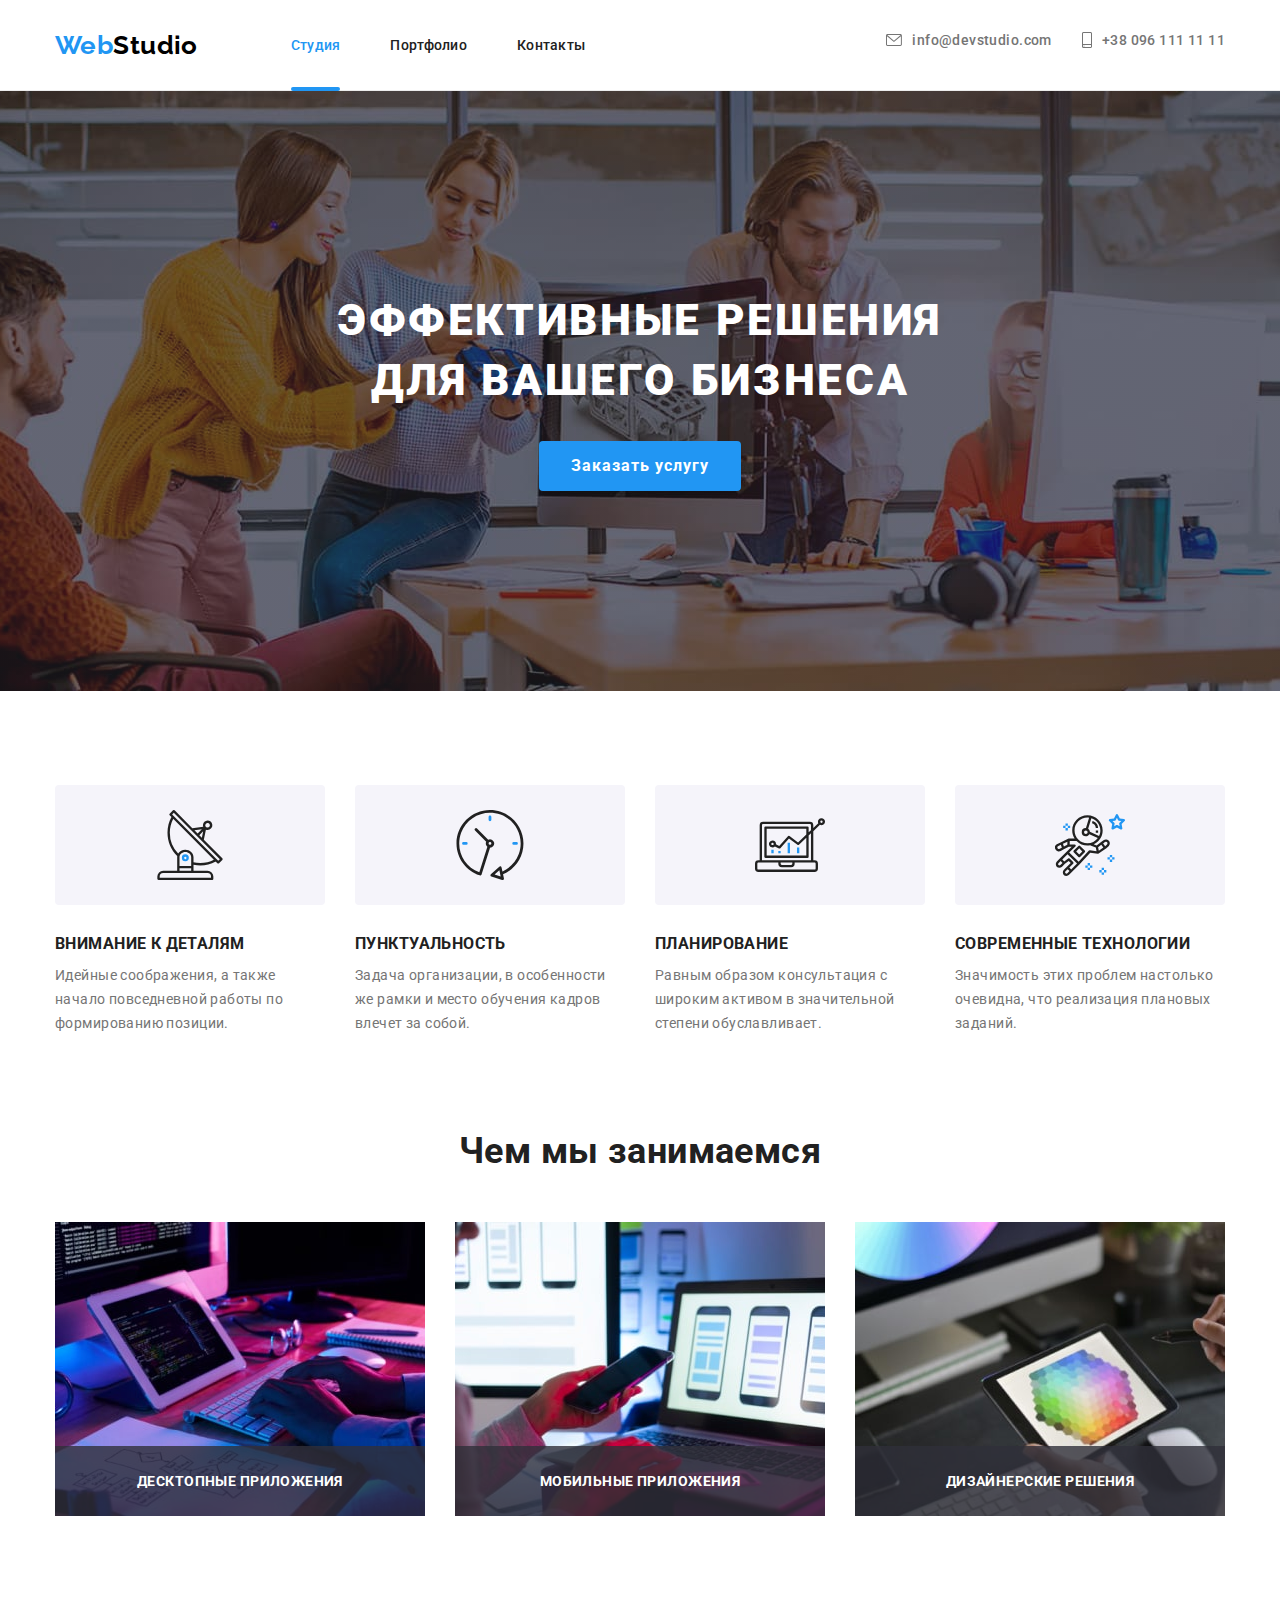
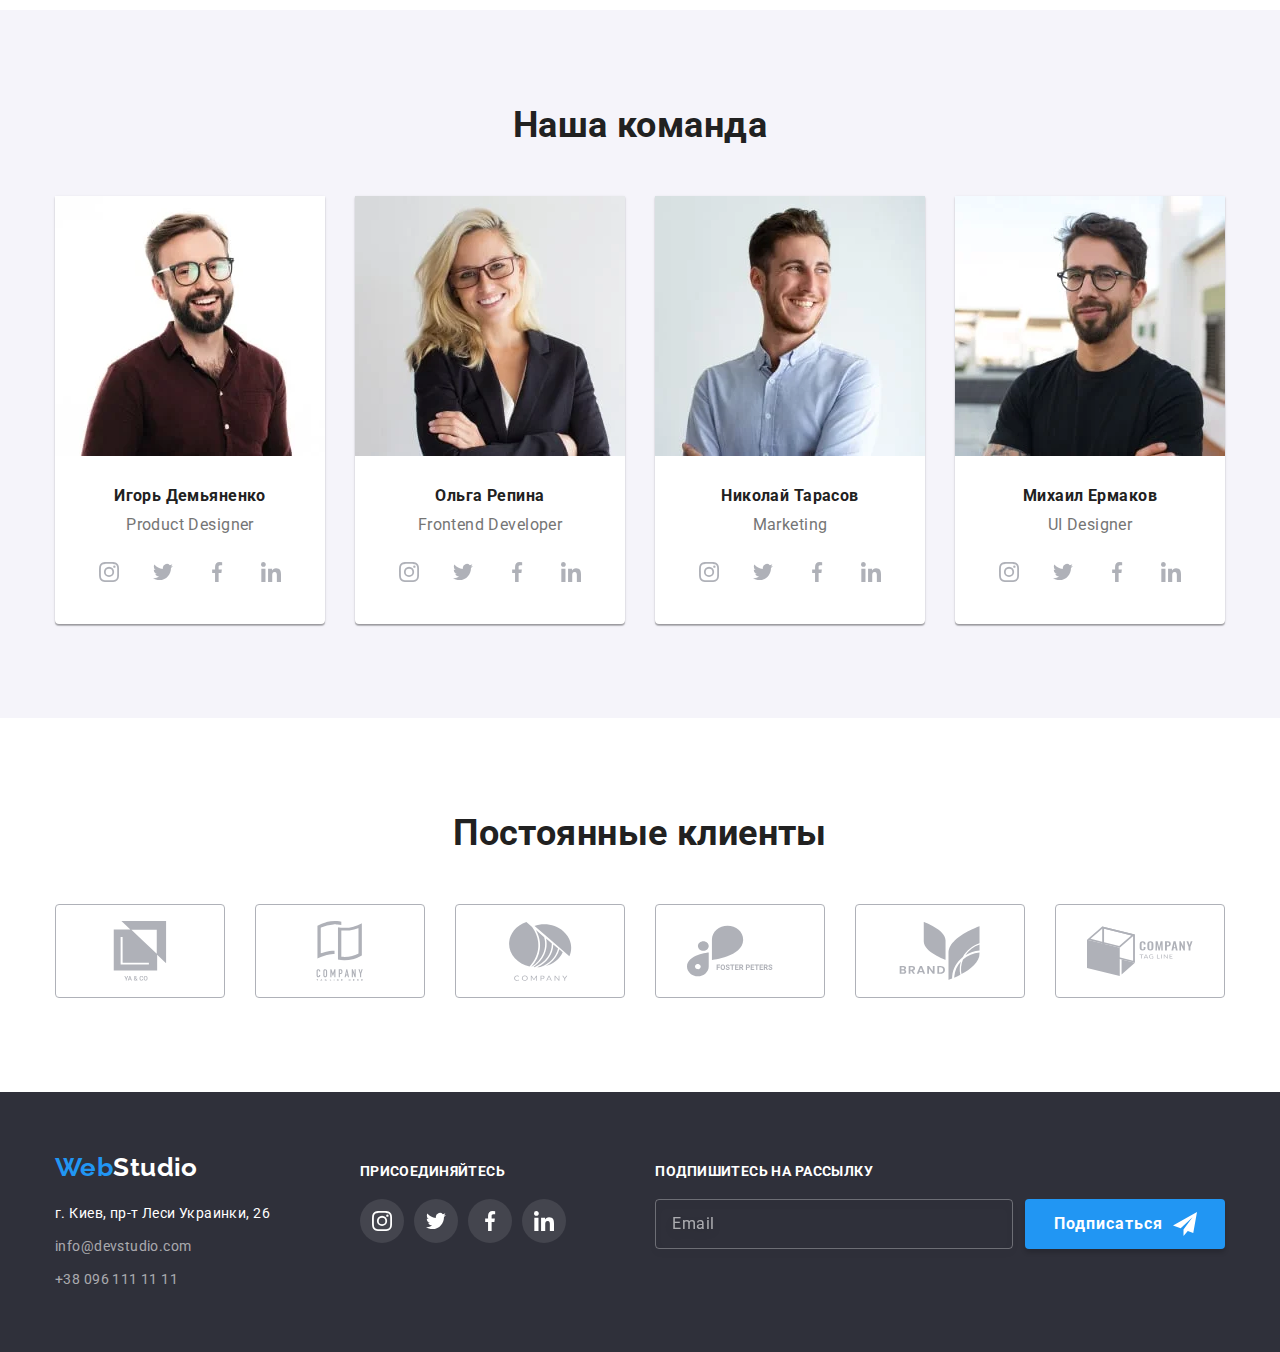
<file: index.html>
<!DOCTYPE html>
<html lang="ru">

<head>
    <meta charset="UTF-8">
    <meta http-equiv="X-UA-Compatible" content="IE=edge">
    <meta name="viewport" content="width=device-width, initial-scale=1.0">
    <title>Студия</title>
    <link rel="preconnect" href="https://fonts.gstatic.com">
    <link
        href="https://fonts.googleapis.com/css2?family=Raleway:wght@700&family=Roboto:wght@400;500;700;900&display=swap"
        rel="stylesheet">
    <link rel="stylesheet" href="./css/main.min.css">
</head>

<body>
    <header class="header">
        <div class="container">
            <nav class="header__nav">
                <a href="" class="logo logo--padding"><span class="logo__text">Web</span>Studio</a>
                <button class="btn-menu-open" type="button" data-menu-button="">
                    <svg class="btn-menu-open__icon" width="40" height="40">
                        <use href="./images/sprite.svg#icon-menu"></use>
                    </svg>
                </button>
                <ul class="menu menu--margin">
                    <li class="menu__item">
                        <a class="menu__link menu__link--position menu__link--color" href="./index.html">Студия</a>
                    </li>
                    <li class="menu__item">
                        <a class="menu__link" href="./portfolio.html">Портфолио</a>
                    </li>
                    <li class="menu__item">
                        <a class="menu__link" href="">Контакты</a>
                    </li>
                </ul>
                <ul class="contacts contacts--margin">
                    <li class="contacts__item">
                        <a href="mailto:info@devstudio.com" class="contacts__link">
                            <svg class="contacts__icon" width="16" height="16">
                                <use href="./images/sprite.svg#envelope"></use>
                            </svg>
                            info@devstudio.com
                        </a>
                    </li>
                    <li class="contacts__item">
                        <a href="tel:+380961111111" class="contacts__link">
                            <svg class="contacts__icon" width="10" height="16">
                                <use href="./images/sprite.svg#smartphone"></use>
                            </svg>
                            +38 096 111 11 11
                        </a>
                    </li>
                </ul>

            </nav>
        </div>
        <div class="mobile-nav is-open" data-menu="">
            <div class="mobile-nav__container">
                <button type="button" class="btn-menu-close" data-menu-close="">
                    <svg width="40" height="40" class="btn-menu-close__icon">
                        <use href="./images/sprite.svg#icon-cross"></use>
                    </svg>
                </button>
                <ul class="mobile-menu list">
                    <li class="mobile-menu__item">
                        <a class="mobile-menu__link mobile-menu__link--current" href="./index.html">Студия</a>
                    </li>
                    <li class="mobile-menu__item">
                        <a class="mobile-menu__link" href="./portfolio.html">Портфолио</a>
                    </li>
                    <li class="mobile-menu__item">
                        <a class="mobile-menu__link" href="">Контакты</a>
                    </li>
                </ul>
                <div class="mobile-nav__bottom">
                    <ul class="mobile-contacts">
                        <li class="mobile-contacts__item mobile-contacts__item--phone">
                            <a class="mobile-contacts__link mobile-contacts__link--phone" href="tel:+380961111111">
                                +38 096 111 11 11
                            </a>
                        </li>
                        <li class="mobile-contacts__item  mobile-contacts__item--email">
                            <a class="mobile-contacts__link  mobile-contacts__link--email"
                                href="mailto:info@devstudio.com">
                                info@devstudio.com
                            </a>
                        </li>
                    </ul>

                    <ul class="mobile-social">
                        <li class="mobile-social__item"><a href="" class="mobile-social__link">Instagram</a></li>
                        <li class="mobile-social__item"><a href="" class="mobile-social__link">Twitter</a></li>
                        <li class="mobile-social__item"><a href="" class="mobile-social__link">Facebook</a></li>
                        <li class="mobile-social__item"><a href="" class="mobile-social__link">LinkedIn</a></li>
                    </ul>
                </div>
            </div>
        </div>
    </header>
    <main>
        <section class="hero">
            <div class="container">
                <h1 class="hero__title">Эффективные решения <br> для вашего бизнеса</h1>
                <button data-modal-open type="button" class="button button--hero">Заказать услугу</button>
            </div>
        </section>
        <!-- Особенности -->
        <section class="section">
            <div class="container">
                <h2 class="section__title section__title--hidden">Особенности</h2>
                <ul class="feature">
                    <li class="feature__item">
                        <div class="feature__svg">
                            <svg width="70" height="70">
                                <use href="./images/sprite.svg#antenna"></use>
                            </svg>
                        </div>
                        <h3 class="feature__title">Внимание к деталям</h3>
                        <p class="feature__paragraph">Идейные соображения, а также начало повседневной
                            работы по формированию позиции.</p>
                    </li>
                    <li class="feature__item">
                        <div class="feature__svg">
                            <svg width="70" height="70">
                                <use href="./images/sprite.svg#clock"></use>
                            </svg>
                        </div>
                        <h3 class="feature__title">Пунктуальность</h3>
                        <p class="feature__paragraph">Задача организации, в особенности же рамки и место
                            обучения кадров влечет за собой.</p>
                    </li>
                    <li class="feature__item">
                        <div class="feature__svg">
                            <svg width="70" height="70">
                                <use href="./images/sprite.svg#diagram"></use>
                            </svg>
                        </div>
                        <h3 class="feature__title">Планирование</h3>
                        <p class="feature__paragraph">Равным образом консультация с широким активом в
                            значительной степени обуславливает.</p>
                    </li>
                    <li class="feature__item">
                        <div class="feature__svg">
                            <svg width="70" height="70">
                                <use href="./images/sprite.svg#astronaut"></use>
                            </svg>
                        </div>
                        <h3 class="feature__title">Современные технологии</h3>
                        <p class="feature__paragraph">Значимость этих проблем настолько очевидна, что
                            реализация плановых заданий.</p>
                    </li>
                </ul>
            </div>
        </section>
        <!-- Чем мы занимаемся -->
        <section class="section section--nopaddingtop section--display">
            <div class="container">
                <h2 class="section__title">Чем мы занимаемся</h2>
                <ul class="activity">
                    <li class="activity__item">
                        <img srcset="./images/desktop/studio/1x/box-1-desk.jpg 1x, ./images/desktop/studio/2x/box-1-desk@2x.jpg 2x"
                            src="./images/box_1.jpg" alt="Десктопные приложения" width="370">
                        <h3 class="activity__title">Десктопные приложения</h3>
                    </li>
                    <li class=" activity__item">
                        <img srcset="./images/desktop/studio/1x/box-2-desk.jpg 1x, ./images/desktop/studio/2x/box-2-desk@2x.jpg 2x"
                            src="./images/box_2.jpg" alt="Мобильные приложения" width="370">
                        <h3 class="activity__title">Мобильные приложения</h3>
                    </li>
                    <li class="activity__item">
                        <img srcset="./images/desktop/studio/1x/box-3-desk.jpg 1x, ./images/desktop/studio/2x/box-3-desk@2x.jpg 2x"
                            src="./images/box_3.jpg" alt="Дизайнерские решения" width="370">
                        <h3 class="activity__title">Дизайнерские решения</h3>
                    </li>
                </ul>
            </div>
        </section>
        <!-- Наша команда -->
        <section class="section section--color">
            <div class="container">
                <h2 class="section__title">Наша команда</h2>
                <ul class="teams">
                    <li class="teams__item">
                        <div class="teams__img-block">
                            <picture>
                                <source
                                    srcset="./images/desktop/studio/webp/1x/team-1-desk.webp 1x, ./images/desktop/studio/webp/2x/team-1-desk@2x.webp 2x"
                                    media="(min-width: 1200px)" type="image/webp">
                                <source
                                    srcset="./images/desktop/studio/1x/team-1-desk.jpg 1x, ./images/desktop/studio/2x/team-1-desk@2x.jpg 2x"
                                    media="(min-width: 1200px)">
                                <source
                                    srcset="./images/tablet/studio/webp/1x/team-1-tab.webp 1x, ./images/tablet/studio/webp/2x/team-1-tab@2x.webp 2x"
                                    type="image/webp" media="(min-width: 768px)">
                                <source
                                    srcset="./images/tablet/studio/1x/team-1-tab.jpg 1x, ./images/tablet/studio/2x/team-1-tab@2x.jpg 2x"
                                    media="(min-width: 768px)">
                                <source
                                    srcset="./images/mobile/studio/webp/1x/team-1-mob.webp 1x, ./images/mobile/studio/webp/2x/team-1-mob@2x.webp 2x"
                                    media="(min-width: 480px)" type="image/webp">
                                <source
                                    srcset="./images/mobile/studio/1x/team-1-mob.jpg 1x, ./images/mobile/studio/2x/team-1-mob@2x.jpg 2x"
                                    media="(min-width: 480px)">
                                <img src="./images/team-1.jpg" alt="Игорь Демьяненко">
                            </picture>
                        </div>
                        <div class="teams__content-block">
                            <h3 class="teams__item-title">Игорь Демьяненко</h3>
                            <p class="teams__item-text">Product Designer</p>
                            <ul class="social-icons">
                                <li class="social-icons__item">
                                    <a href="" class="social-icons__link">
                                        <svg class="social-icons__svg" width="20" height="20">
                                            <use href="./images/sprite.svg#instagram"></use>
                                        </svg>
                                    </a>
                                </li>
                                <li class="social-icons__item team__social-icons">
                                    <a href="" class="social-icons__link">
                                        <svg class="social-icons__svg" width="20" height="20">
                                            <use href="./images/sprite.svg#twitter"></use>
                                        </svg>
                                    </a>
                                </li>
                                <li class="social-icons__item team__social-icons">
                                    <a href="" class="social-icons__link">
                                        <svg class="social-icons__svg" width="20" height="20">
                                            <use href="./images/sprite.svg#facebook"></use>
                                        </svg>
                                    </a>
                                </li>
                                <li class="social-icons__item team__social-icons">
                                    <a href="" class="social-icons__link">
                                        <svg class="social-icons__svg" width="20" height="20">
                                            <use href="./images/sprite.svg#linkedin"></use>
                                        </svg>
                                    </a>
                                </li>
                            </ul>
                        </div>
                    </li>
                    <li class="teams__item">
                        <div class="teams__img-block">
                            <picture>
                                <source
                                    srcset="./images/desktop/studio/webp/1x/team-2-desk.webp 1x, ./images/desktop/studio/webp/2x/team-2-desk@2x.webp 2x"
                                    media="(min-width: 1200px)" type="image/webp">
                                <source
                                    srcset="images/desktop/studio/1x/team-2-desk.jpg 1x, images/desktop/studio/2x/team-2-desk@2x.jpg 2x"
                                    media="(min-width: 1200px)">
                                <source
                                    srcset="./images/tablet/studio/webp/1x/team-2-tab.webp 1x, ./images/tablet/studio/webp/2x/team-2-tab@2x.webp 2x"
                                    media="(min-width: 768px)" type="image/webp">
                                <source
                                    srcset="images/tablet/studio/1x/team-2-tab.jpg 1x, images/tablet/studio/2x/team-2-tab@2x.jpg 2x "
                                    media="(min-width: 768px)">
                                <source
                                    srcset="./images/mobile/studio/webp/1x/team-2-mob.webp 1x, ./images/mobile/studio/webp/2x/team-2-mob@2x.webp 2x"
                                    media="(min-width: 480px)" type="image/webp">
                                <source
                                    srcset="images/mobile/studio/1x/team-2-mob.jpg 1x, images/mobile/studio/2x/team-2-mob@2x.jpg 2x "
                                    media="(min-width: 480px)">
                                <img src="./images/team-2.jpg" alt="Ольга Репина">
                            </picture>
                        </div>
                        <div class="teams__content-block">
                            <h3 class="teams__item-title">Ольга Репина</h3>
                            <p class="teams__item-text">Frontend Developer</p>
                            <ul class="social-icons">
                                <li class="social-icons__item">
                                    <a href="" class="social-icons__link">
                                        <svg class="social-icons__svg" width="20" height="20">
                                            <use href="./images/sprite.svg#instagram"></use>
                                        </svg>
                                    </a>
                                </li>
                                <li class="social-icons__item team__social-icons">
                                    <a href="" class="social-icons__link">
                                        <svg class="social-icons__svg" width="20" height="20">
                                            <use href="./images/sprite.svg#twitter"></use>
                                        </svg>
                                    </a>
                                </li>
                                <li class="social-icons__item team__social-icons">
                                    <a href="" class="social-icons__link">
                                        <svg class="social-icons__svg" width="20" height="20">
                                            <use href="./images/sprite.svg#facebook"></use>
                                        </svg>
                                    </a>
                                </li>
                                <li class="social-icons__item team__social-icons">
                                    <a href="" class="social-icons__link">
                                        <svg class="social-icons__svg" width="20" height="20">
                                            <use href="./images/sprite.svg#linkedin"></use>
                                        </svg>
                                    </a>
                                </li>
                            </ul>
                        </div>
                    </li>
                    <li class="teams__item">
                        <div class="teams__img-block">
                            <picture>
                                <source
                                    srcset="./images/desktop/studio/webp/1x/team-3-desk.webp 1x, ./images/desktop/studio/webp/2x/team-3-desk@2x.webp 2x"
                                    media="(min-width: 1200px)" type="image/webp">
                                <source
                                    srcset="images/desktop/studio/1x/team-3-desk.jpg 1x, images/desktop/studio/2x/team-3-desk@2x.jpg 2x"
                                    media="(min-width: 1200px)">
                                <source
                                    srcset="./images/tablet/studio/webp/1x/team-3-tab.webp 1x, ./images/tablet/studio/webp/2x/team-3-tab@2x.webp 2x"
                                    media="(min-width: 768px)" type="image/webp">
                                <source
                                    srcset="images/tablet/studio/1x/team-3-tab.jpg 1x, images/tablet/studio/2x/team-3-tab@2x.jpg 2x "
                                    media="(min-width: 768px)">
                                <source
                                    srcset="./images/mobile/studio/webp/1x/team-3-mob.webp 1x, ./images/mobile/studio/webp/2x/team-3-mob@2x.webp 2x"
                                    media="(min-width: 480px)" type="image/webp">
                                <source
                                    srcset="images/mobile/studio/1x/team-3-mob.jpg 1x, images/mobile/studio/2x/team-3-mob@2x.jpg 2x "
                                    media="(min-width: 480px)">
                                <img src="./images/team-3.jpg" alt="Николай Тарасов">
                            </picture>
                        </div>
                        <div class="teams__content-block">
                            <h3 class="teams__item-title">Николай Тарасов</h3>
                            <p class="teams__item-text">Marketing</p>
                            <ul class="social-icons">
                                <li class="social-icons__item">
                                    <a href="" class="social-icons__link">
                                        <svg class="social-icons__svg" width="20" height="20">
                                            <use href="./images/sprite.svg#instagram"></use>
                                        </svg>
                                    </a>
                                </li>
                                <li class="social-icons__item team__social-icons">
                                    <a href="" class="social-icons__link">
                                        <svg class="social-icons__svg" width="20" height="20">
                                            <use href="./images/sprite.svg#twitter"></use>
                                        </svg>
                                    </a>
                                </li>
                                <li class="social-icons__item team__social-icons">
                                    <a href="" class="social-icons__link">
                                        <svg class="social-icons__svg" width="20" height="20">
                                            <use href="./images/sprite.svg#facebook"></use>
                                        </svg>
                                    </a>
                                </li>
                                <li class="social-icons__item team__social-icons">
                                    <a href="" class="social-icons__link">
                                        <svg class="social-icons__svg" width="20" height="20">
                                            <use href="./images/sprite.svg#linkedin"></use>
                                        </svg>
                                    </a>
                                </li>
                            </ul>
                        </div>
                    </li>
                    <li class="teams__item">
                        <div class="teams__img-block">
                            <picture>
                                <source
                                    srcset="./images/desktop/studio/webp/1x/team-4-desk.webp 1x, ./images/desktop/studio/webp/2x/team-4-desk@2x.webp 2x"
                                    media="(min-width: 1200px)" type="image/webp">
                                <source
                                    srcset="images/desktop/studio/1x/team-4-desk.jpg 1x, images/desktop/studio/2x/team-4-desk@2x.jpg 2x"
                                    media="(min-width: 1200px)">
                                <source
                                    srcset="./images/tablet/studio/webp/1x/team-4-tab.webp 1x, ./images/tablet/studio/webp/2x/team-4-tab@2x.webp 2x"
                                    media="(min-width: 768px)" type="image/webp">
                                <source
                                    srcset="images/tablet/studio/1x/team-4-tab.jpg 1x, images/tablet/studio/2x/team-4-tab@2x.jpg 2x "
                                    media="(min-width: 768px)">
                                <source
                                    srcset="./images/mobile/studio/webp/1x/team-4-mob.webp 1x, ./images/mobile/studio/webp/2x/team-4-mob@2x.webp 2x"
                                    media="(min-width: 480px)" type="image/webp">
                                <source
                                    srcset="images/mobile/studio/1x/team-4-mob.jpg 1x, images/mobile/studio/2x/team-4-mob@2x.jpg 2x "
                                    media="(min-width: 480px)">
                                <img src="./images/team-4.jpg" alt="Михаил Ермаков">
                            </picture>
                        </div>
                        <div class="teams__content-block">
                            <h3 class="teams__item-title">Михаил Ермаков</h3>
                            <p class="teams__item-text">UI Designer</p>
                            <ul class="social-icons">
                                <li class="social-icons__item">
                                    <a href="" class="social-icons__link">
                                        <svg class="social-icons__svg" width="20" height="20">
                                            <use href="./images/sprite.svg#instagram"></use>
                                        </svg>
                                    </a>
                                </li>
                                <li class="social-icons__item team__social-icons">
                                    <a href="" class="social-icons__link">
                                        <svg class="social-icons__svg" width="20" height="20">
                                            <use href="./images/sprite.svg#twitter"></use>
                                        </svg>
                                    </a>
                                </li>
                                <li class="social-icons__item team__social-icons">
                                    <a href="" class="social-icons__link">
                                        <svg class="social-icons__svg" width="20" height="20">
                                            <use href="./images/sprite.svg#facebook"></use>
                                        </svg>
                                    </a>
                                </li>
                                <li class="social-icons__item team__social-icons">
                                    <a href="" class="social-icons__link">
                                        <svg class="social-icons__svg" width="20" height="20">
                                            <use href="./images/sprite.svg#linkedin"></use>
                                        </svg>
                                    </a>
                                </li>
                            </ul>
                        </div>
                    </li>
                </ul>
            </div>
        </section>
        <!-- Постоянные клиенты -->
        <section class="section">
            <div class="container">
                <h2 class="section__title">Постоянные клиенты</h2>
                <ul class="clients">
                    <li class="clients__item">
                        <a href="" class="clients__link">
                            <svg class="clients__icon" width="106" height="60">
                                <use href="./images/sprite.svg#icon1"></use>
                            </svg>
                        </a>
                    </li>
                    <li class="clients__item">
                        <a href="" class="clients__link">
                            <svg class="clients__icon" width="106" height="60">
                                <use href="./images/sprite.svg#icon2"></use>
                            </svg>
                        </a>
                    </li>
                    <li class="clients__item">
                        <a href="" class="clients__link">
                            <svg class="clients__icon" width="106" height="60">
                                <use href="./images/sprite.svg#icon3"></use>
                            </svg>
                        </a>
                    </li>
                    <li class="clients__item">
                        <a href="" class="clients__link">
                            <svg class="clients__icon" width="106" height="60">
                                <use href="./images/sprite.svg#icon4"></use>
                            </svg>
                        </a>
                    </li>
                    <li class="clients__item">
                        <a href="" class="clients__link">
                            <svg class="clients__icon" width="106" height="60">
                                <use href="./images/sprite.svg#icon5"></use>
                            </svg>
                        </a>
                    </li>
                    <li class="clients__item">
                        <a href="" class="clients__link">
                            <svg class="clients__icon" width="106" height="60">
                                <use href="./images/sprite.svg#icon6"></use>
                            </svg>
                        </a>
                    </li>
                </ul>
            </div>
        </section>
    </main>
    <footer class="footer">
        <div class="container">
            <div class="footer__wrap">
                <div class="footer__contacts-block">
                    <a href="" class="logo logo--margin-color"><span class="logo__text">Web</span>Studio</a>
                    <address class="address">
                        <ul class="address__list">
                            <li class="address__item">
                                <p>г. Киев, пр-т Леси Украинки, 26</p>
                            </li>
                            <li class="address__item address__item--mt">
                                <a href="mailto:info@devstudio.com" class="address__link">info@devstudio.com</a>
                            </li>
                            <li class="address__item address__item--mt">
                                <a href="tel:+380961111111" class="address__link">+38 096 111 11 11</a>
                            </li>
                        </ul>
                    </address>
                </div>
                <div class="footer__join-block">
                    <h3 class="footer__title">Присоединяйтесь</h3>
                    <ul class="social-icons social-icons--mt">
                        <li class="social-icons__item">
                            <a href="" class="social-icons__link social-icons__link--color">
                                <svg class="social-icons__svg" width="20" height="20">
                                    <use href="./images/sprite.svg#instagram"></use>
                                </svg>
                            </a>
                        </li>
                        <li class="social-icons__item social-icons__item--ml">
                            <a href="" class="social-icons__link social-icons__link--color">
                                <svg class="social-icons__svg" width="20" height="20">
                                    <use href="./images/sprite.svg#twitter"></use>
                                </svg>
                            </a>
                        </li>
                        <li class="social-icons__item social-icons__item--ml">
                            <a href="" class="social-icons__link social-icons__link--color">
                                <svg class="social-icons__svg" width="20" height="20">
                                    <use href="./images/sprite.svg#facebook"></use>
                                </svg>
                            </a>
                        </li>
                        <li class="social-icons__item social-icons__item--ml">
                            <a href="" class="social-icons__link social-icons__link--color">
                                <svg class="social-icons__svg" width="20" height="20">
                                    <use href="./images/sprite.svg#linkedin"></use>
                                </svg>
                            </a>
                        </li>
                    </ul>
                </div>
                <div class="footer__subscribe-block">
                    <h3 class="footer__title">Подпишитесь на рассылку</h3>
                    <form action="" method="GET" class="footer__form">
                        <input type="email" name="join-email" class="footer__form-input" placeholder="Email" required>
                        <button type="submit" class="button button--footer">Подписаться
                            <svg class="button__svg" width="24" height="24">
                                <use href="./images/icons.svg#icon-btn"></use>
                            </svg>
                        </button>
                    </form>
                </div>
            </div>
        </div>
    </footer>
    <!-- Modal -->
    <div class="modal is-hidden" data-modal="">
        <div class="modal__content">
            <button data-modal-close="" class="button-close">
                <svg class="button-close__svg">
                    <use href="./images/sprite.svg#close"></use>
                </svg>
            </button>
            <form name="form" class="modal__form">
                <p class="modal__form-title">Оставьте свои данные, мы вам перезвоним</p>
                <label class="modal__form-label">Имя
                    <span class="modal__form-wrap">
                        <input type="text" name="name" class="modal__form-input" required>
                        <svg class="modal__form-icon" width="18" height="18">
                            <use href="./images/icons.svg#icon-person-black"></use>
                        </svg>
                    </span>
                </label>
                <label class="modal__form-label">Телефон
                    <span class="modal__form-wrap">
                        <input type="tel" name="phone" class="modal__form-input" required>
                        <svg class="modal__form-icon" width="18" height="18">
                            <use href="./images/icons.svg#icon-phone-black"></use>
                        </svg>
                    </span>
                </label>
                <label class="modal__form-label">Почта
                    <span class="modal__form-wrap">
                        <input type="email" name="email" class="modal__form-input" required>
                        <svg class="modal__form-icon" width="18" height="18">
                            <use href="./images/icons.svg#icon-email-black"></use>
                        </svg>
                    </span>
                </label>
                <label class="modal__form-label modal__form-label--mb">Комментарий
                    <textarea name="comment-textarea" class="modal__form-textarea"
                        placeholder="Введите текст"></textarea>
                </label>
                <div class="modal__form-checkbox">
                    <input name="checkbox" type="checkbox" id="checkbox" class="modal__form-checkinput" required>
                    <label for="checkbox" class="modal__form-checklabel">
                        <svg class="modal__form-checkicon">
                            <use href="./images/icons.svg#icon-checkmark"></use>
                        </svg>
                        Соглашаюсь с рассылкой и принимаю <a href="" class="modal__form-link">Условия
                            договора</a>
                    </label>
                </div>
                <button type="submit" class="button button--modal">Отправить</button>
            </form>
        </div>
    </div>
    <script src="./js/modal.js"></script>
    <script src="./js/mobile-menu.js"></script>
</body>

</html>
</file>
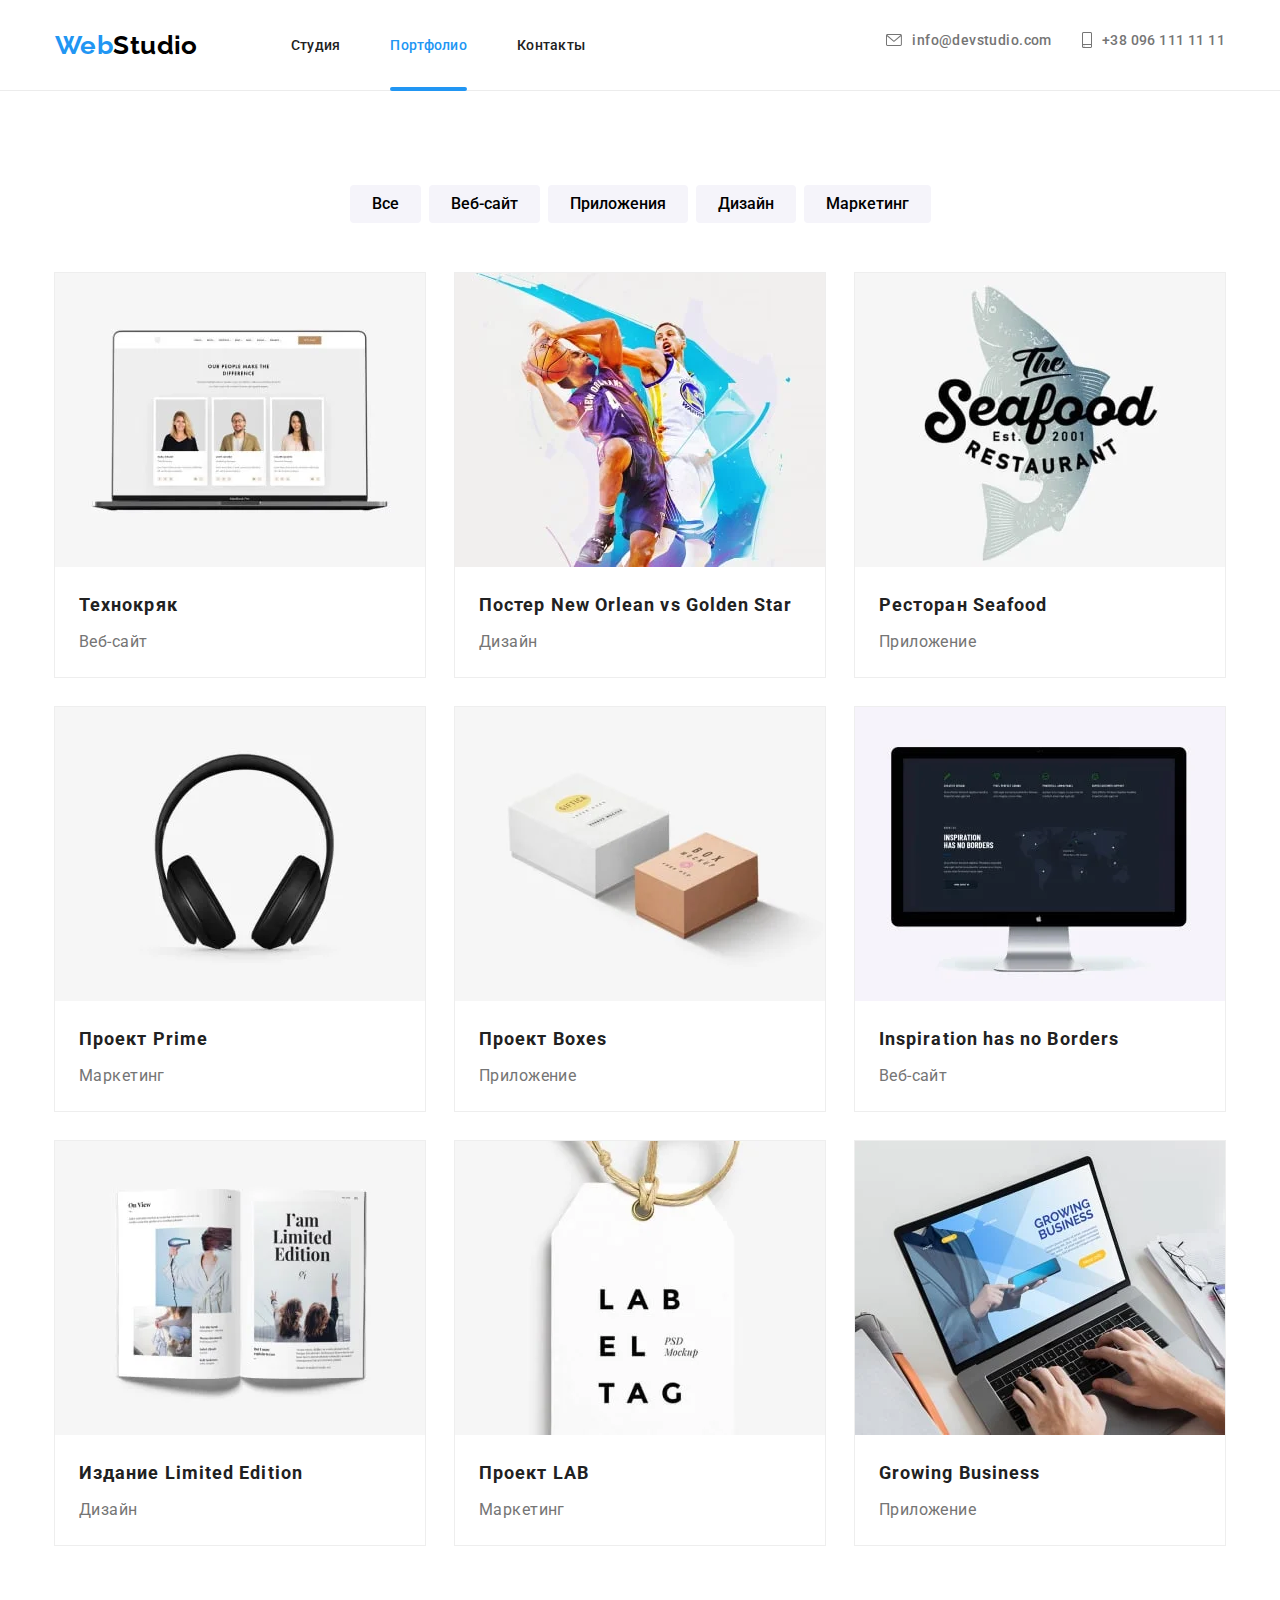
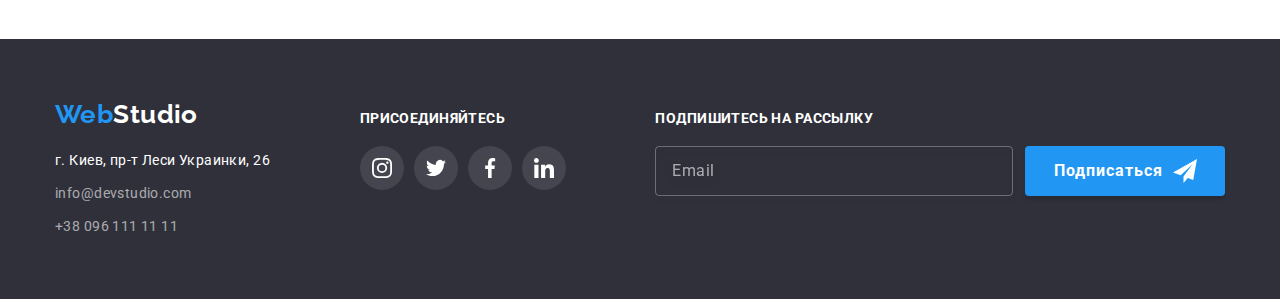
<file: portfolio.html>
<!DOCTYPE html>
<html lang="ru">

<head>
    <meta charset="UTF-8">
    <meta http-equiv="X-UA-Compatible" content="IE=edge">
    <meta name="viewport" content="width=device-width, initial-scale=1.0">
    <title>Портфолио</title>
    <link rel="preconnect" href="https://fonts.gstatic.com">
    <link
        href="https://fonts.googleapis.com/css2?family=Raleway:wght@700&family=Roboto:wght@400;500;700;900&display=swap"
        rel="stylesheet">
    <link rel="stylesheet" href="./css/main.min.css">
</head>

<body>
    <header class="header">
        <div class="container">
            <nav class="header__nav">
                <a href="" class="logo logo--padding"><span class="logo__text">Web</span>Studio</a>
                <button class="btn-menu-open" type="button" data-menu-button="">
                    <svg class="btn-menu-open__icon" width="40" height="40">
                        <use href="./images/sprite.svg#icon-menu"></use>
                    </svg>
                </button>
                <ul class="menu menu--margin">
                    <li class="menu__item">
                        <a class="menu__link" href="./index.html">Студия</a>
                    </li>
                    <li class="menu__item">
                        <a class="menu__link menu__link--position menu__link--color"
                            href="./portfolio.html">Портфолио</a>
                    </li>
                    <li class="menu__item">
                        <a href="" class="menu__link">Контакты</a>
                    </li>
                </ul>
                <ul class="contacts contacts--margin">
                    <li class="contacts__item">
                        <a href="mailto:info@devstudio.com" class="contacts__link">
                            <svg class="contacts__icon" width="16" height="16">
                                <use href="./images/sprite.svg#envelope"></use>
                            </svg>
                            info@devstudio.com
                        </a>
                    </li>
                    <li class="contacts__item">
                        <a href="tel:+380961111111" class="contacts__link">
                            <svg class="contacts__icon" width="10" height="16">
                                <use href="./images/sprite.svg#smartphone"></use>
                            </svg>
                            +38 096 111 11 11
                        </a>
                    </li>
                </ul>

            </nav>
        </div>
        <div class="mobile-nav is-open" data-menu="">
            <div class="mobile-nav__container">
                <button type="button" class="btn-menu-close" data-menu-close="">
                    <svg width="40" height="40" class="btn-menu-close__icon">
                        <use href="./images/sprite.svg#icon-cross"></use>
                    </svg>
                </button>
                <ul class="mobile-menu list">
                    <li class="mobile-menu__item">
                        <a class="mobile-menu__link" href="./index.html">Студия</a>
                    </li>
                    <li class="mobile-menu__item">
                        <a class="mobile-menu__link mobile-menu__link--current" href="./portfolio.html">Портфолио</a>
                    </li>
                    <li class="mobile-menu__item">
                        <a class="mobile-menu__link" href="">Контакты</a>
                    </li>
                </ul>
                <div class="mobile-nav__bottom">
                    <ul class="mobile-contacts">
                        <li class="mobile-contacts__item mobile-contacts__item--phone">
                            <a class="mobile-contacts__link mobile-contacts__link--phone" href="tel:+380961111111">
                                +38 096 111 11 11
                            </a>
                        </li>
                        <li class="mobile-contacts__item  mobile-contacts__item--email">
                            <a class="mobile-contacts__link  mobile-contacts__link--email"
                                href="mailto:info@devstudio.com">
                                info@devstudio.com
                            </a>
                        </li>
                    </ul>
                    <ul class="mobile-social">
                        <li class="mobile-social__item"><a href="" class="mobile-social__link">Instagram</a></li>
                        <li class="mobile-social__item"><a href="" class="mobile-social__link">Twitter</a></li>
                        <li class="mobile-social__item"><a href="" class="mobile-social__link">Facebook</a></li>
                        <li class="mobile-social__item"><a href="" class="mobile-social__link">LinkedIn</a></li>
                    </ul>
                </div>
            </div>
        </div>
    </header>
    <main>
        <section class="section">
            <div class="container">
                <h1 class="section__title section__title--hidden">Портфолио</h1>
                <ul class="btn-list">
                    <li class="btn-list__item"><button type="button" class="btn-list__button">Все</button></li>
                    <li class="btn-list__item"><button type="button" class="btn-list__button">Веб-сайт</button></li>
                    <li class="btn-list__item"><button type="button" class="btn-list__button">Приложения</button></li>
                    <li class="btn-list__item"><button type="button" class="btn-list__button">Дизайн</button></li>
                    <li class="btn-list__item"><button type="button" class="btn-list__button">Маркетинг</button></li>
                </ul>
                <ul class="cards-list">
                    <li class="cards-list__item">
                        <a class="cards-list__link" href="">
                            <div class="cards-list__img-block cards-list__img-block--overlay">
                                <picture>
                                    <source
                                        srcset="./images/desktop/portfolio/webp/1x/card-1-desk.webp 1x, ./images/desktop/portfolio/webp/2x/card-1-desk@2x.webp 2x"
                                        media="(min-width: 1200px)" type="image/webp">
                                    <source
                                        srcset="./images/portfolio/portfolio/1x/card-1-desk.jpg 1x, ./images/desktop/portfolio/2x/card-1-desk@2x.jpg 2x"
                                        media="(min-width: 1200px)">
                                    <source
                                        srcset="./images/tablet/portfolio/webp/1x/card-1-tab.webp 1x, ./images/tablet/portfolio/webp/2x/card-1-tab@2x.webp 2x"
                                        type="image/webp" media="(min-width: 768px)">
                                    <source
                                        srcset="./images/tablet/portfolio/1x/card-1-tab.jpg 1x, ./images/tablet/portfolio/2x/card-1-tab@2x.jpg 2x"
                                        media="(min-width: 768px)">
                                    <source
                                        srcset="./images/mobile/portfolio/webp/1x/card-1-mob.webp 1x, ./images/mobile/portfolio/webp/2x/card-1-mob@2x.webp 2x"
                                        media="(min-width: 480px)" type="image/webp">
                                    <source
                                        srcset="./images/mobile/portfolio/1x/card-1-mob.jpg 1x, ./images/mobile/portfolio/2x/card-1-mob@2x.jpg 2x"
                                        media="(min-width: 480px)">
                                    <img class="cards-list__img" src="./images/portfolio_1.jpg" alt="Technokryak">
                                </picture>
                                <p class="cards-list__pop-up-text">Технокряк это современная площадка распространения
                                    коронавируса. Компании используют эту платформу для цифрового шпионажа и атак на
                                    защищённые сервера конкурентов.</p>
                            </div>
                            <div class="cards-list__content-block">
                                <h2 class="cards-list__title">Технокряк</h2>
                                <p class="cards-list__paragraph">Веб-сайт</p>
                            </div>
                        </a>
                    </li>
                    <li class="cards-list__item">
                        <a class="cards-list__link" href="">
                            <div class="cards-list__img-block cards-list__img-block--overlay">
                                <picture>
                                    <source
                                        srcset="./images/desktop/portfolio/webp/1x/card-2-desk.webp 1x, ./images/desktop/portfolio/webp/2x/card-2-desk@2x.webp 2x"
                                        media="(min-width: 1200px)" type="image/webp">
                                    <source
                                        srcset="./images/portfolio/portfolio/1x/card-2-desk.jpg 1x, ./images/desktop/portfolio/2x/card-2-desk@2x.jpg 2x"
                                        media="(min-width: 1200px)">
                                    <source
                                        srcset="./images/tablet/portfolio/webp/1x/card-2-tab.webp 1x, ./images/tablet/portfolio/webp/2x/card-2-tab@2x.webp 2x"
                                        type="image/webp" media="(min-width: 768px)">
                                    <source
                                        srcset="./images/tablet/portfolio/1x/card-2-tab.jpg 1x, ./images/tablet/portfolio/2x/card-2-tab@2x.jpg 2x"
                                        media="(min-width: 768px)">
                                    <source
                                        srcset="./images/mobile/portfolio/webp/1x/card-2-mob.webp 1x, ./images/mobile/portfolio/webp/2x/card-2-mob@2x.webp 2x"
                                        media="(min-width: 480px)" type="image/webp">
                                    <source
                                        srcset="./images/mobile/portfolio/1x/card-2-mob.jpg 1x, ./images/mobile/portfolio/2x/card-2-mob@2x.jpg 2x"
                                        media="(min-width: 480px)">
                                    <img class="cards-list__img" src="./images/portfolio_2.jpg"
                                        alt="Poster New Orlean vs Golden Star">
                                </picture>
                                <p class="cards-list__pop-up-text">Технокряк это современная площадка распространения
                                    коронавируса. Компании используют эту платформу для цифрового шпионажа и атак на
                                    защищённые сервера конкурентов.</p>
                            </div>
                            <div class="cards-list__content-block">
                                <h2 class="cards-list__title">Постер New Orlean vs Golden Star</h2>
                                <p class="cards-list__paragraph">Дизайн</p>
                            </div>
                        </a>
                    </li>
                    <li class="cards-list__item">
                        <a href="" class="cards-list__link">
                            <div class="cards-list__img-block cards-list__img-block--overlay">
                                <picture>
                                    <source
                                        srcset="./images/desktop/portfolio/webp/1x/card-3-desk.webp 1x, ./images/desktop/portfolio/webp/2x/card-3-desk@2x.webp 2x"
                                        media="(min-width: 1200px)" type="image/webp">
                                    <source
                                        srcset="./images/portfolio/portfolio/1x/card-3-desk.jpg 1x, ./images/desktop/portfolio/2x/card-3-desk@2x.jpg 2x"
                                        media="(min-width: 1200px)">
                                    <source
                                        srcset="./images/tablet/portfolio/webp/1x/card-3-tab.webp 1x, ./images/tablet/portfolio/webp/2x/card-3-tab@2x.webp 2x"
                                        type="image/webp" media="(min-width: 768px)">
                                    <source
                                        srcset="./images/tablet/portfolio/1x/card-3-tab.jpg 1x, ./images/tablet/portfolio/2x/card-3-tab@2x.jpg 2x"
                                        media="(min-width: 768px)">
                                    <source
                                        srcset="./images/mobile/portfolio/webp/1x/card-3-mob.webp 1x, ./images/mobile/portfolio/webp/2x/card-3-mob@2x.webp 2x"
                                        media="(min-width: 480px)" type="image/webp">
                                    <source
                                        srcset="./images/mobile/portfolio/1x/card-3-mob.jpg 1x, ./images/mobile/portfolio/2x/card-3-mob@2x.jpg 2x"
                                        media="(min-width: 480px)">
                                    <img class="cards-list__img" src="./images/portfolio_3.jpg"
                                        alt="Restaurant Seafood">
                                </picture>
                                <p class="cards-list__pop-up-text">Технокряк это современная площадка распространения
                                    коронавируса.
                                    Компании используют эту
                                    платформу для цифрового шпионажа и атак на защищённые сервера конкурентов.</p>
                            </div>
                            <div class="cards-list__content-block">
                                <h2 class="cards-list__title">Ресторан Seafood</h2>
                                <p class="cards-list__paragraph">Приложение</p>
                            </div>
                        </a>
                    </li>
                    <li class="cards-list__item">
                        <a href="" class="cards-list__link">
                            <div class="cards-list__img-block cards-list__img-block--overlay">
                                <picture>
                                    <source
                                        srcset="./images/desktop/portfolio/webp/1x/card-4-desk.webp 1x, ./images/desktop/portfolio/webp/2x/card-4-desk@2x.webp 2x"
                                        media="(min-width: 1200px)" type="image/webp">
                                    <source
                                        srcset="./images/portfolio/portfolio/1x/card-4-desk.jpg 1x, ./images/desktop/portfolio/2x/card-4-desk@2x.jpg 2x"
                                        media="(min-width: 1200px)">
                                    <source
                                        srcset="./images/tablet/portfolio/webp/1x/card-4-tab.webp 1x, ./images/tablet/portfolio/webp/2x/card-4-tab@2x.webp 2x"
                                        type="image/webp" media="(min-width: 768px)">
                                    <source
                                        srcset="./images/tablet/portfolio/1x/card-4-tab.jpg 1x, ./images/tablet/portfolio/2x/card-4-tab@2x.jpg 2x"
                                        media="(min-width: 768px)">
                                    <source
                                        srcset="./images/mobile/portfolio/webp/1x/card-4-mob.webp 1x, ./images/mobile/portfolio/webp/2x/card-4-mob@2x.webp 2x"
                                        media="(min-width: 480px)" type="image/webp">
                                    <source
                                        srcset="./images/mobile/portfolio/1x/card-4-mob.jpg 1x, ./images/mobile/portfolio/2x/card-4-mob@2x.jpg 2x"
                                        media="(min-width: 480px)">
                                    <img class="cards-list__img" src="./images/portfolio_4.jpg" alt="Project Prime">
                                </picture>
                                <p class="cards-list__pop-up-text">Технокряк это современная площадка распространения
                                    коронавируса.
                                    Компании используют эту платформу для цифрового шпионажа и атак на защищённые
                                    сервера
                                    конкурентов.</p>
                            </div>
                            <div class="cards-list__content-block">
                                <h2 class="cards-list__title">Проект Prime</h2>
                                <p class="cards-list__paragraph">Маркетинг</p>
                            </div>
                        </a>
                    </li>
                    <li class="cards-list__item">
                        <a href="" class="cards-list__link">
                            <div class="cards-list__img-block cards-list__img-block--overlay">
                                <picture>
                                    <source
                                        srcset="./images/desktop/portfolio/webp/1x/card-5-desk.webp 1x, ./images/desktop/portfolio/webp/2x/card-5-desk@2x.webp 2x"
                                        media="(min-width: 1200px)" type="image/webp">
                                    <source
                                        srcset="./images/portfolio/portfolio/1x/card-5-desk.jpg 1x, ./images/desktop/portfolio/2x/card-5-desk@2x.jpg 2x"
                                        media="(min-width: 1200px)">
                                    <source
                                        srcset="./images/tablet/portfolio/webp/1x/card-5-tab.webp 1x, ./images/tablet/portfolio/webp/2x/card-5-tab@2x.webp 2x"
                                        type="image/webp" media="(min-width: 768px)">
                                    <source
                                        srcset="./images/tablet/portfolio/1x/card-5-tab.jpg 1x, ./images/tablet/portfolio/2x/card-5-tab@2x.jpg 2x"
                                        media="(min-width: 768px)">
                                    <source
                                        srcset="./images/mobile/portfolio/webp/1x/card-5-mob.webp 1x, ./images/mobile/portfolio/webp/2x/card-5-mob@2x.webp 2x"
                                        media="(min-width: 480px)" type="image/webp">
                                    <source
                                        srcset="./images/mobile/portfolio/1x/card-5-mob.jpg 1x, ./images/mobile/portfolio/2x/card-5-mob@2x.jpg 2x"
                                        media="(min-width: 480px)">
                                    <img class="cards-list__img" src="./images/portfolio_5.jpg" alt="Project Boxes">
                                </picture>
                                <p class="cards-list__pop-up-text">Технокряк это современная площадка распространения
                                    коронавируса.
                                    Компании используют эту платформу для цифрового шпионажа и атак на защищённые
                                    сервера
                                    конкурентов.</p>
                            </div>
                            <div class="cards-list__content-block">
                                <h2 class="cards-list__title">Проект Boxes</h2>
                                <p class="cards-list__paragraph">Приложение</p>
                            </div>
                        </a>
                    </li>
                    <li class="cards-list__item">
                        <a href="" class="cards-list__link">
                            <div class="cards-list__img-block cards-list__img-block--overlay">
                                <picture>
                                    <source
                                        srcset="./images/desktop/portfolio/webp/1x/card-6-desk.webp 1x, ./images/desktop/portfolio/webp/2x/card-6-desk@2x.webp 2x"
                                        media="(min-width: 1200px)" type="image/webp">
                                    <source
                                        srcset="./images/portfolio/portfolio/1x/card-6-desk.jpg 1x, ./images/desktop/portfolio/2x/card-6-desk@2x.jpg 2x"
                                        media="(min-width: 1200px)">
                                    <source
                                        srcset="./images/tablet/portfolio/webp/1x/card-6-tab.webp 1x, ./images/tablet/portfolio/webp/2x/card-6-tab@2x.webp 2x"
                                        type="image/webp" media="(min-width: 768px)">
                                    <source
                                        srcset="./images/tablet/portfolio/1x/card-6-tab.jpg 1x, ./images/tablet/portfolio/2x/card-6-tab@2x.jpg 2x"
                                        media="(min-width: 768px)">
                                    <source
                                        srcset="./images/mobile/portfolio/webp/1x/card-6-mob.webp 1x, ./images/mobile/portfolio/webp/2x/card-6-mob@2x.webp 2x"
                                        media="(min-width: 480px)" type="image/webp">
                                    <source
                                        srcset="./images/mobile/portfolio/1x/card-6-mob.jpg 1x, ./images/mobile/portfolio/2x/card-6-mob@2x.jpg 2x"
                                        media="(min-width: 480px)">
                                    <img class="cards-list__img" src="./images/portfolio_6.jpg"
                                        alt="Inspiration has no Borders">
                                </picture>
                                <p class="cards-list__pop-up-text">Технокряк это современная площадка распространения
                                    коронавируса.
                                    Компании используют эту
                                    платформу для цифрового шпионажа и атак на защищённые сервера конкурентов.</p>
                            </div>
                            <div class="cards-list__content-block">
                                <h2 class="cards-list__title">Inspiration has no Borders</h2>
                                <p class="cards-list__paragraph">Веб-сайт</p>
                            </div>
                        </a>
                    </li>
                    <li class="cards-list__item">
                        <a href="" class="cards-list__link">
                            <div class="cards-list__img-block cards-list__img-block--overlay">
                                <picture>
                                    <source
                                        srcset="./images/desktop/portfolio/webp/1x/card-7-desk.webp 1x, ./images/desktop/portfolio/webp/2x/card-7-desk@2x.webp 2x"
                                        media="(min-width: 1200px)" type="image/webp">
                                    <source
                                        srcset="./images/portfolio/portfolio/1x/card-7-desk.jpg 1x, ./images/desktop/portfolio/2x/card-7-desk@2x.jpg 2x"
                                        media="(min-width: 1200px)">
                                    <source
                                        srcset="./images/tablet/portfolio/webp/1x/card-7-tab.webp 1x, ./images/tablet/portfolio/webp/2x/card-7-tab@2x.webp 2x"
                                        type="image/webp" media="(min-width: 768px)">
                                    <source
                                        srcset="./images/tablet/portfolio/1x/card-7-tab.jpg 1x, ./images/tablet/portfolio/2x/card-7-tab@2x.jpg 2x"
                                        media="(min-width: 768px)">
                                    <source
                                        srcset="./images/mobile/portfolio/webp/1x/card-7-mob.webp 1x, ./images/mobile/portfolio/webp/2x/card-7-mob@2x.webp 2x"
                                        media="(min-width: 480px)" type="image/webp">
                                    <source
                                        srcset="./images/mobile/portfolio/1x/card-7-mob.jpg 1x, ./images/mobile/portfolio/2x/card-7-mob@2x.jpg 2x"
                                        media="(min-width: 480px)">
                                    <img class="cards-list__img" src="./images/portfolio_7.jpg"
                                        alt="Edition Limited Edition">
                                </picture>
                                <p class="cards-list__pop-up-text">Технокряк это современная площадка распространения
                                    коронавируса.
                                    Компании используют эту
                                    платформу для цифрового шпионажа и атак на защищённые сервера конкурентов.</p>
                            </div>
                            <div class="cards-list__content-block">
                                <h2 class="cards-list__title">Издание Limited Edition</h2>
                                <p class="cards-list__paragraph">Дизайн</p>
                            </div>
                        </a>
                    </li>
                    <li class="cards-list__item">
                        <a href="" class="cards-list__link">
                            <div class="cards-list__img-block cards-list__img-block--overlay">
                                <picture>
                                    <source
                                        srcset="./images/desktop/portfolio/webp/1x/card-8-desk.webp 1x, ./images/desktop/portfolio/webp/2x/card-8-desk@2x.webp 2x"
                                        media="(min-width: 1200px)" type="image/webp">
                                    <source
                                        srcset="./images/portfolio/portfolio/1x/card-8-desk.jpg 1x, ./images/desktop/portfolio/2x/card-8-desk@2x.jpg 2x"
                                        media="(min-width: 1200px)">
                                    <source
                                        srcset="./images/tablet/portfolio/webp/1x/card-8-tab.webp 1x, ./images/tablet/portfolio/webp/2x/card-8-tab@2x.webp 2x"
                                        type="image/webp" media="(min-width: 768px)">
                                    <source
                                        srcset="./images/tablet/portfolio/1x/card-8-tab.jpg 1x, ./images/tablet/portfolio/2x/card-8-tab@2x.jpg 2x"
                                        media="(min-width: 768px)">
                                    <source
                                        srcset="./images/mobile/portfolio/webp/1x/card-8-mob.webp 1x, ./images/mobile/portfolio/webp/2x/card-8-mob@2x.webp 2x"
                                        media="(min-width: 480px)" type="image/webp">
                                    <source
                                        srcset="./images/mobile/portfolio/1x/card-8-mob.jpg 1x, ./images/mobile/portfolio/2x/card-8-mob@2x.jpg 2x"
                                        media="(min-width: 480px)">
                                    <img class="cards-list__img" src="./images/portfolio_8.jpg" alt="Project LAB">
                                </picture>
                                <p class="cards-list__pop-up-text">Технокряк это современная площадка распространения
                                    коронавируса.
                                    Компании используют эту
                                    платформу для цифрового шпионажа и атак на защищённые сервера конкурентов.</p>
                            </div>
                            <div class="cards-list__content-block">
                                <h2 class="cards-list__title">Проект LAB</h2>
                                <p class="cards-list__paragraph">Маркетинг</p>
                            </div>
                        </a>
                    </li>
                    <li class="cards-list__item">
                        <a href="" class="cards-list__link">
                            <div class="cards-list__img-block cards-list__img-block--overlay">
                                <picture>
                                    <source
                                        srcset="./images/desktop/portfolio/webp/1x/card-9-desk.webp 1x, ./images/desktop/portfolio/webp/2x/card-9-desk@2x.webp 2x"
                                        media="(min-width: 1200px)" type="image/webp">
                                    <source
                                        srcset="./images/portfolio/portfolio/1x/card-9-desk.jpg 1x, ./images/desktop/portfolio/2x/card-9-desk@2x.jpg 2x"
                                        media="(min-width: 1200px)">
                                    <source
                                        srcset="./images/tablet/portfolio/webp/1x/card-9-tab.webp 1x, ./images/tablet/portfolio/webp/2x/card-9-tab@2x.webp 2x"
                                        type="image/webp" media="(min-width: 768px)">
                                    <source
                                        srcset="./images/tablet/portfolio/1x/card-9-tab.jpg 1x, ./images/tablet/portfolio/2x/card-9-tab@2x.jpg 2x"
                                        media="(min-width: 768px)">
                                    <source
                                        srcset="./images/mobile/portfolio/webp/1x/card-9-mob.webp 1x, ./images/mobile/portfolio/webp/2x/card-9-mob@2x.webp 2x"
                                        media="(min-width: 480px)" type="image/webp">
                                    <source
                                        srcset="./images/mobile/portfolio/1x/card-9-mob.jpg 1x, ./images/mobile/portfolio/2x/card-9-mob@2x.jpg 2x"
                                        media="(min-width: 480px)">
                                    <img class="cards-list__img" src="./images/portfolio_9.jpg" alt="Growing Business">
                                </picture>
                                <p class="cards-list__pop-up-text">Технокряк это современная площадка распространения
                                    коронавируса.
                                    Компании используют эту
                                    платформу для цифрового шпионажа и атак на защищённые сервера конкурентов.</p>
                            </div>
                            <div class="cards-list__content-block">
                                <h2 class="cards-list__title">Growing Business</h2>
                                <p class="cards-list__paragraph">Приложение</p>
                            </div>
                        </a>
                    </li>
                </ul>
            </div>
        </section>
    </main>
    <footer class="footer">
        <div class="container">
            <div class="footer__wrap">
                <div class="footer__contacts-block">
                    <a href="" class="logo logo--margin-color"><span class="logo__text">Web</span>Studio</a>
                    <address class="address">
                        <ul class="address__list">
                            <li class="address__item">
                                <p>г. Киев, пр-т Леси Украинки, 26</p>
                            </li>
                            <li class="address__item address__item--mt">
                                <a href="mailto:info@devstudio.com" class="address__link">info@devstudio.com</a>
                            </li>
                            <li class="address__item address__item--mt">
                                <a href="tel:+380961111111" class="address__link">+38 096 111 11 11</a>
                            </li>
                        </ul>
                    </address>
                </div>
                <div class="footer__join-block">
                    <h3 class="footer__title">Присоединяйтесь</h3>
                    <ul class="social-icons social-icons--mt">
                        <li class="social-icons__item">
                            <a href="" class="social-icons__link social-icons__link--color">
                                <svg class="social-icons__svg" width="20" height="20">
                                    <use href="./images/sprite.svg#instagram"></use>
                                </svg>
                            </a>
                        </li>
                        <li class="social-icons__item social-icons__item--ml">
                            <a href="" class="social-icons__link social-icons__link--color">
                                <svg class="social-icons__svg" width="20" height="20">
                                    <use href="./images/sprite.svg#twitter"></use>
                                </svg>
                            </a>
                        </li>
                        <li class="social-icons__item social-icons__item--ml">
                            <a href="" class="social-icons__link social-icons__link--color">
                                <svg class="social-icons__svg" width="20" height="20">
                                    <use href="./images/sprite.svg#facebook"></use>
                                </svg>
                            </a>
                        </li>
                        <li class="social-icons__item social-icons__item--ml">
                            <a href="" class="social-icons__link social-icons__link--color">
                                <svg class="social-icons__svg" width="20" height="20">
                                    <use href="./images/sprite.svg#linkedin"></use>
                                </svg>
                            </a>
                        </li>
                    </ul>
                </div>
                <div class="footer__subscribe-block">
                    <h3 class="footer__title">Подпишитесь на рассылку</h3>
                    <form action="" method="GET" class="footer__form">
                        <input type="email" name="join-email" class="footer__form-input" placeholder="Email" required>
                        <button type="submit" class="button button--footer">Подписаться
                            <svg class="button__svg" width="24" height="24">
                                <use href="./images/icons.svg#icon-btn"></use>
                            </svg>
                        </button>
                    </form>
                </div>
            </div>
        </div>
    </footer>
    <script src="./js/mobile-menu.js"></script>
</body>

</html>
</file>
<file: css/main.min.css>
/*! modern-normalize v1.1.0 | MIT License | https://github.com/sindresorhus/modern-normalize */*,::before,::after{box-sizing:border-box;margin:0;padding:0}html{line-height:1.15;-webkit-text-size-adjust:100%;-moz-tab-size:4;tab-size:4}body{margin:0;font-family:system-ui,-apple-system,"Segoe UI",Roboto,Helvetica,Arial,sans-serif,"Apple Color Emoji","Segoe UI Emoji"}hr{height:0;color:inherit}abbr[title]{text-decoration:underline dotted}b,strong{font-weight:bolder}code,kbd,samp,pre{font-family:ui-monospace, SFMono-Regular, Consolas, "Liberation Mono", Menlo, monospace;font-size:1em}small{font-size:80%}sub,sup{font-size:75%;line-height:0;position:relative;vertical-align:baseline}sub{bottom:-0.25em}sup{top:-0.5em}table{text-indent:0;border-color:inherit}button,input,optgroup,select,textarea{font-family:inherit;font-size:100%;line-height:1.15;margin:0}button,select{text-transform:none}button,[type="button"],[type="reset"],[type="submit"]{-webkit-appearance:button}::-moz-focus-inner{border-style:none;padding:0}:-moz-focusring{outline:1px dotted ButtonText}:-moz-ui-invalid{box-shadow:none}legend{padding:0}progress{vertical-align:baseline}::-webkit-inner-spin-button,::-webkit-outer-spin-button{height:auto}[type="search"]{-webkit-appearance:textfield;outline-offset:-2px}::-webkit-search-decoration{-webkit-appearance:none}::-webkit-file-upload-button{-webkit-appearance:button;font:inherit}summary{display:list-item}ul{list-style:none}a{text-decoration:none}button{border:0;cursor:pointer}body{font-family:Roboto,sans-serif;font-size:14px;color:#212121;letter-spacing:0.03em}.container{padding:0 15px;margin:0 auto;width:100%}@media screen and (min-width: 480px){.container{max-width:480px}}@media screen and (min-width: 768px){.container{max-width:768px}}@media screen and (min-width: 1200px){.container{max-width:1200px}}img{display:block;width:100%;max-width:100%;height:auto}.button{font-size:16px;font-weight:700;line-height:1.875;letter-spacing:0.06em;color:#fff}.section__title{font-weight:700;line-height:1.17;text-align:center}.section__title--hidden,.modal__form-checkinput{position:absolute;width:1px;height:1px;margin:-1px;padding:0;overflow:hidden;border:0;clip:rect(0 0 0 0)}.button{box-shadow:0px 4px 4px rgba(0,0,0,0.15);background-color:#2196f3;border-radius:4px;transition:background-color 250ms cubic-bezier(0.4, 0, 0.2, 1)}.button:hover,.button:focus{background-color:#188ce8}.button__svg{margin-left:10px}.button--hero{margin-top:30px;padding:10px 32px}.button--footer{margin-top:20px;padding:10px 28px 10px 29px;display:inline-flex;align-items:center;vertical-align:bottom}@media screen and (min-width: 1200px){.button--footer{margin-left:12px;margin-top:0}}.button--modal{margin:0 auto;width:200px;height:50px}.header{border-bottom:1px solid #ececec}.header__nav{display:flex;align-items:center;justify-content:space-between}.mobile-nav{position:absolute;background:#fff;top:0;width:100%;height:100vh;z-index:1}@media screen and (min-width: 768px){.mobile-nav{display:none}}.mobile-nav.is-open{opacity:0;pointer-events:none}.mobile-nav__container{padding:40px 48px;position:relative;display:flex;flex-direction:column;justify-content:space-between;height:100%}@media screen and (max-width: 360px){.mobile-nav__container{padding-left:20px;padding-right:20px}}.btn-menu-open{background-color:transparent}@media screen and (min-width: 768px){.btn-menu-open{display:none}}.btn-menu-open__icon:hover,.btn-menu-open__icon:focus{fill:#2196f3;cursor:pointer}.btn-menu-close{position:absolute;top:10px;right:15px;background-color:transparent;transition:color 250ms cubic-bezier(0.4, 0, 0.2, 1)}.btn-menu-close:hover,.btn-menu-close:focus{color:#2196f3}.btn-menu-close__icon{position:relative;width:40px;height:40px;fill:currentColor}.mobile-menu{margin-bottom:-32px}.mobile-menu__item{margin-bottom:32px}.mobile-menu__link{font-weight:500;font-size:40px;line-height:1.175;letter-spacing:0.02em;color:#212121;transition:color 250ms cubic-bezier(0.4, 0, 0.2, 1)}.mobile-menu__link:hover,.mobile-menu__link:focus{color:#2196f3}.mobile-menu__link--current{color:#2196f3}.mobile-contacts__item--phone{margin-bottom:32px;font-size:34px;line-height:1.176;font-weight:500;letter-spacing:0.02em}@media screen and (max-width: 479px){.mobile-contacts__item--phone{font-size:28px}}.mobile-contacts__item--email{margin-bottom:64px;font-size:24px;line-height:1.166;font-weight:500;letter-spacing:0.02em}@media screen and (max-width: 479px){.mobile-contacts__item--email{font-size:20px}}.mobile-contacts__link--phone{color:#2196f3}.mobile-contacts__link--email{color:#757575}.mobile-social{display:flex}.mobile-social__link{font-weight:500;font-size:18px;line-height:1.22;letter-spacing:0.02em;color:#2196f3}@media screen and (max-width: 479px){.mobile-social__link{font-size:12px}}.mobile-social__item:not(:last-child)::after{content:"";border-right:1px solid rgba(33,33,33,0.2);margin:0 10px}@media screen and (max-width: 479px){.mobile-social__item:not(:last-child)::after{margin:0 5px}}.logo{display:block;font-family:Raleway,sans-serif;font-size:26px;font-weight:700;line-height:1.174;color:#000;text-align:center}@media screen and (min-width: 1200px){.logo{text-align:left}}.logo--padding{padding-top:16px;padding-bottom:16px}@media screen and (min-width: 768px){.logo--padding{padding-top:26px;padding-bottom:26px}}.logo--margin-color{margin-bottom:20px;color:#fff}.logo__text{color:#2196f3}.menu{display:none}@media screen and (min-width: 768px){.menu{display:flex}}@media screen and (min-width: 768px){.menu--margin{margin-left:88px}}@media screen and (min-width: 1200px){.menu--margin{margin-left:93px}}.menu__item{position:relative}.menu .menu__item+.menu__item{margin-left:50px}.menu__link{display:block;padding:32px 0;color:inherit;font-weight:500;line-height:1.143;letter-spacing:0.02em;transition:color 250ms cubic-bezier(0.4, 0, 0.2, 1)}.menu__link:hover,.menu__link:focus{color:#2196f3}.menu__link--color{color:#2196f3}.menu__link--position::after{position:absolute;bottom:-2px;left:0;content:"";width:100%;border:2px solid #2196f3;border-radius:2px}@media screen and (min-width: 768px){.menu__link--position::after{bottom:-2px}}@media screen and (min-width: 1200px){.menu__link--position::after{bottom:-6px}}.contacts{display:none}@media screen and (min-width: 768px){.contacts{display:flex;flex-direction:column}}@media screen and (min-width: 1200px){.contacts{display:flex;flex-direction:row}}.contacts--margin{margin-left:auto}@media screen and (min-width: 768px){.contacts .contacts__item+.contacts__item{margin-left:0}}@media screen and (min-width: 1200px){.contacts .contacts__item+.contacts__item{margin-left:30px}}@media screen and (min-width: 768px){.contacts__item:first-child{margin-bottom:10px}}.contacts__link{display:inline-flex;font-family:inherit;font-style:normal;font-weight:500;line-height:1.143;color:#757575;transition:color 250ms cubic-bezier(0.4, 0, 0.2, 1)}.contacts__link:hover,.contacts__link:focus{color:#2196f3}@media screen and (min-width: 768px){.contacts__link{margin-left:0}}@media screen and (min-width: 1200px){.contacts__link{padding:32px 0}}.contacts__icon{margin-right:10px;fill:currentColor;transition:fill 250ms cubic-bezier(0.4, 0, 0.2, 1)}.contacts__icon:hover,.contacts__icon:focus{fill:currentColor}.hero{display:flex;align-items:center;height:400px;background-color:#2f303a;text-align:center;background-image:-webkit-gradient(linear, left top, left bottom, from(rgba(47,48,58,0.4)), to(rgba(47,48,58,0.4))),url(../images/mobile/studio/1x/hero-mob.jpg);background-image:-o-linear-gradient(rgba(47,48,58,0.4), rgba(47,48,58,0.4)),url(../images/mobile/studio/1x/hero-mob.jpg);background-image:linear-gradient(rgba(47,48,58,0.4), rgba(47,48,58,0.4)),url(../images/mobile/studio/1x/hero-mob.jpg);background-repeat:no-repeat;background-size:cover;background-position:center}@media screen and (min-device-pixel-ratio: 2), screen and (-webkit-min-device-pixel-ratio: 2), screen and (-o-min-device-pixel-ratio: 2 / 1), screen and (min-resolution: 192dpi), screen and (min-resolution: 2dppx){.hero{background-image:-webkit-gradient(linear, left top, left bottom, from(rgba(47,48,58,0.4)), to(rgba(47,48,58,0.4))),url(../images/mobile/studio/2x/hero-mob@2x.jpg);background-image:-o-linear-gradient(rgba(47,48,58,0.4), rgba(47,48,58,0.4)),url(../images/mobile/studio/2x/hero-mob@2x.jpg);background-image:linear-gradient(rgba(47,48,58,0.4), rgba(47,48,58,0.4)),url(../images/mobile/studio/2x/hero-mob@2x.jpg)}}@media screen and (min-width: 768px){.hero{background-image:-webkit-gradient(linear, left top, left bottom, from(rgba(47,48,58,0.4)), to(rgba(47,48,58,0.4))),url(../images/tablet/studio/1x/hero-tab.jpg);background-image:-o-linear-gradient(rgba(47,48,58,0.4), rgba(47,48,58,0.4)),url(../images/tablet/studio/1x/hero-tab.jpg);background-image:linear-gradient(rgba(47,48,58,0.4), rgba(47,48,58,0.4)),url(../images/tablet/studio/1x/hero-tab.jpg)}}@media screen and (min-width: 768px) and (min-device-pixel-ratio: 2), screen and (min-width: 768px) and (-webkit-min-device-pixel-ratio: 2), screen and (min-width: 768px) and (-o-min-device-pixel-ratio: 2 / 1), screen and (min-width: 768px) and (min-resolution: 192dpi), screen and (min-width: 768px) and (min-resolution: 2dppx){.hero{background-image:-webkit-gradient(linear, left top, left bottom, from(rgba(47,48,58,0.4)), to(rgba(47,48,58,0.4))),url(../images/tablet/studio/2x/hero-tab@2x.jpg);background-image:-o-linear-gradient(rgba(47,48,58,0.4), rgba(47,48,58,0.4)),url(../images/tablet/studio/2x/hero-tab@2x.jpg);background-image:linear-gradient(rgba(47,48,58,0.4), rgba(47,48,58,0.4)),url(../images/tablet/studio/2x/hero-tab@2x.jpg)}}@media screen and (min-width: 1200px){.hero{height:600px;background-image:-webkit-gradient(linear, left top, left bottom, from(rgba(47,48,58,0.4)), to(rgba(47,48,58,0.4))),url(../images/desktop/studio/1x/hero-desk.jpg);background-image:-o-linear-gradient(rgba(47,48,58,0.4), rgba(47,48,58,0.4)),url(../images/desktop/studio/1x/hero-desk.jpg);background-image:linear-gradient(rgba(47,48,58,0.4), rgba(47,48,58,0.4)),url(../images/desktop/studio/1x/hero-desk.jpg)}}@media screen and (min-width: 1200px) and (min-device-pixel-ratio: 2), screen and (min-width: 1200px) and (-webkit-min-device-pixel-ratio: 2), screen and (min-width: 1200px) and (-o-min-device-pixel-ratio: 2 / 1), screen and (min-width: 1200px) and (min-resolution: 192dpi), screen and (min-width: 1200px) and (min-resolution: 2dppx){.hero{background-image:-webkit-gradient(linear, left top, left bottom, from(rgba(47,48,58,0.4)), to(rgba(47,48,58,0.4))),url(../images/desktop/studio/2x/hero-desk@2x.jpg);background-image:-o-linear-gradient(rgba(47,48,58,0.4), rgba(47,48,58,0.4)),url(../images/desktop/studio/2x/hero-desk@2x.jpg);background-image:linear-gradient(rgba(47,48,58,0.4), rgba(47,48,58,0.4)),url(../images/desktop/studio/2x/hero-desk@2x.jpg)}}.hero__title{font-weight:900;font-size:26px;line-height:1.615;text-align:center;letter-spacing:0.06em;text-transform:uppercase;color:#fff}@media screen and (min-width: 1200px){.hero__title{font-size:44px;line-height:1.363}}.section{padding:60px 0}@media screen and (min-width: 1200px){.section{padding:94px 0}}.section--nopaddingtop{padding-top:0}.section--display{display:none}@media screen and (min-width: 1200px){.section--display{display:flex}}.section--color{background-color:#f5f4fa}.section__title{margin-bottom:30px;font-size:28px}@media screen and (min-width: 1200px){.section__title{margin-bottom:50px;font-size:36px}}.feature{margin-bottom:calc(-1 * 30px)}@media screen and (min-width: 768px){.feature{display:flex;flex-wrap:wrap;margin-left:calc(-1 * 30px)}}.feature__item{width:100%;margin-bottom:30px}@media screen and (min-width: 768px){.feature__item{flex-basis:calc(100% / 2 - 30px);margin-left:30px}}@media screen and (min-width: 1200px){.feature__item{flex-basis:calc(100% / 4 - 30px)}}.feature__svg{display:flex;justify-content:center;width:100%;padding:25px 0;margin-bottom:30px;background:#f5f4fa;border-radius:4px}.feature__title{margin-bottom:10px;font-weight:700;line-height:1.143;text-transform:uppercase;text-align:center}@media screen and (min-width: 768px){.feature__title{text-align:left}}.feature__paragraph{line-height:1.714;color:#757575}.activity{display:flex}.activity__item{position:relative}.activity .activity__item+.activity__item{margin-left:30px}.activity__title{position:absolute;bottom:0;left:0;display:flex;justify-content:center;align-items:center;width:370px;text-transform:uppercase;font-weight:bold;font-size:14px;line-height:1.143;letter-spacing:0.03em;color:#fff;background-color:rgba(47,48,58,0.8);padding:27px 0}.teams{margin-bottom:calc(-1 * 30px)}@media screen and (min-width: 768px){.teams{display:flex;flex-wrap:wrap;margin-left:calc(-1 * 30px)}}.teams__item{background:#fff;box-shadow:0px 1px 3px rgba(0,0,0,0.12),0px 1px 1px rgba(0,0,0,0.14),0px 2px 1px rgba(0,0,0,0.2);border-radius:0px 0px 4px 4px;margin-bottom:30px}@media screen and (min-width: 768px){.teams__item{flex-basis:calc(100% / 2 - 30px);margin-left:30px}}@media screen and (min-width: 1200px){.teams__item{flex-basis:calc(100% / 4 - 30px)}}.teams__content-block{padding-top:30px;padding-bottom:30px}.teams__item-title{margin-bottom:10px;font-size:16px;line-height:1.187;text-align:center;font-weight:700}.teams__item-text{margin-bottom:16px;color:#757575;font-size:16px;line-height:1.187;text-align:center}.team__social-icons{margin-left:10px}.social-icons{display:flex;justify-content:center}.social-icons--mt{margin-top:20px}.social-icons__link{width:44px;height:44px;display:flex;justify-content:center;align-items:center;border-radius:50%;color:#afb1b8;transition:background-color 250ms cubic-bezier(0.4, 0, 0.2, 1),250ms cubic-bezier(0.4, 0, 0.2, 1)}.social-icons__link:hover,.social-icons__link:focus{color:#fff;background-color:#2196f3}.social-icons__link--color{background-color:rgba(255,255,255,0.1);color:#fff}.social-icons__svg{fill:currentColor;transition:fill 250ms cubic-bezier(0.4, 0, 0.2, 1)}.social-icons__svg:hover{fill:currentColor}.social-icons__item--ml{margin-left:10px}.clients{margin-left:calc(-1 * 30px);margin-bottom:calc(-1 * 30px);display:flex;flex-wrap:wrap}.clients__item{margin-left:30px;margin-bottom:30px;flex-basis:calc(100% / 2 - 30px)}@media screen and (min-width: 768px){.clients__item{flex-basis:calc(100% / 3 - 30px);margin-left:30px}}@media screen and (min-width: 1200px){.clients__item{flex-basis:calc(100% / 6 - 30px);margin-left:30px}}.clients__link{display:flex;justify-content:center;padding:16px 0;width:100%;height:auto;border:1px solid #afb1b8;border-radius:4px;color:#afb1b8;transition:border 250ms cubic-bezier(0.4, 0, 0.2, 1)}.clients__link:hover,.clients__link:focus{color:#2196f3;border:1px solid #2196f3}.clients__icon{fill:currentColor;transition:fill 250ms cubic-bezier(0.4, 0, 0.2, 1)}.clients__icon:hover,.clients__icon:focus{fill:currentColor}.footer{padding-top:60px;padding-bottom:60px;background-color:#2f303a;color:#fff}.footer__wrap{display:flex;flex-direction:column;justify-content:center}@media screen and (min-width: 768px){.footer__wrap{display:flex;flex-direction:row;flex-wrap:wrap;justify-content:space-around;align-items:baseline}}@media screen and (min-width: 1200px){.footer__wrap{justify-content:space-between}}.footer__contacts-block{margin-bottom:60px}@media screen and (min-width: 768px){.footer__contacts-block{width:50%}}@media screen and (min-width: 1200px){.footer__contacts-block{width:auto;margin-bottom:0}}.address{font-style:normal;line-height:1.714;text-align:center}@media screen and (min-width: 1200px){.address{text-align:left}}.address__link{color:rgba(255,255,255,0.6)}.address__item--mt{margin-top:8px}@media screen and (min-width: 1200px){.address__item--mt{margin-top:9px}}.footer__join-block{margin-bottom:60px;width:100%}@media screen and (min-width: 768px){.footer__join-block{width:50%;margin-bottom:0}}@media screen and (min-width: 1200px){.footer__join-block{width:auto;margin-bottom:0}}.footer__subscribe-block{width:100%}@media screen and (min-width: 768px){.footer__subscribe-block{width:70%}}@media screen and (min-width: 1200px){.footer__subscribe-block{width:auto}}.footer__title{font-size:14px;line-height:1.172;letter-spacing:0.03em;text-transform:uppercase;text-align:center}@media screen and (min-width: 1200px){.footer__title{text-align:left}}.footer__form{margin-top:20px;display:flex;flex-wrap:wrap;justify-content:center}.footer__form-input{padding-left:16px;padding-top:15px;padding-bottom:15px;vertical-align:bottom;width:100%;height:50px;color:#fff;border:1px solid rgba(255,255,255,0.3);background-color:transparent;filter:drop-shadow(0px 4px 4px rgba(0,0,0,0.15));border-radius:4px;cursor:pointer;outline:none}.footer__form-input::placeholder{font-size:16px;line-height:1.25;letter-spacing:0.03em;color:rgba(255,255,255,0.6)}@media screen and (min-width: 768px){.footer__form-input{width:450px}}@media screen and (min-width: 1200px){.footer__form-input{width:358px}}.modal{position:fixed;top:0;left:0;width:100%;height:100%;background:rgba(0,0,0,0.2)}.modal.is-hidden{opacity:0;pointer-events:none}.modal__content{position:absolute;top:50%;left:50%;transform:translate(-50%, -50%);width:90vw;height:auto;background-color:#fff;transition:transform 250ms cubic-bezier(0.4, 0, 0.2, 1)}@media screen and (min-width: 480px) and (max-width: 1199px){.modal__content{width:450px}}@media screen and (min-width: 1200px){.modal__content{width:528px}}.button-close{position:absolute;right:8px;top:8px;display:flex;justify-content:center;align-items:center;width:30px;height:30px;border-radius:50%;background:#fff;border:1px solid rgba(0,0,0,0.1);cursor:pointer;transition:border-color 250ms cubic-bezier(0.4, 0, 0.2, 1),color 250ms cubic-bezier(0.4, 0, 0.2, 1)}.button-close:hover,.button-close:focus{border-color:rgba(0,0,0,0.1);color:#2196f3}.button-close__svg{width:11px;height:11px;fill:currentColor}.modal__form{padding:40px;display:flex;flex-direction:column}.modal__form-title{margin-bottom:12px;font-weight:700;font-size:20px;line-height:1.15;text-align:center;letter-spacing:0.03em}.modal__form-label{margin-bottom:10px;font-size:12px;line-height:1.166;letter-spacing:0.01em;color:#757575}.modal__form-label.modal__form-label--mb{margin-bottom:20px}.modal__form-wrap{position:relative;display:block;margin-top:4px}.modal__form-input{padding-left:42px;width:100%;height:40px;border:1px solid rgba(33,33,33,0.2);outline:none;border-radius:4px;cursor:pointer;transition:border 250ms cubic-bezier(0.4, 0, 0.2, 1)}.modal__form-input:focus{border:1px solid #2196f3}.modal__form-icon{position:absolute;top:50%;left:12px;display:flex;justify-content:center;align-items:center;transform:translateY(-50%);transition:fill 250ms cubic-bezier(0.4, 0, 0.2, 1)}.modal__form-input:focus+.modal__form-icon{fill:#2196f3}.modal__form-textarea{padding:12px 16px;margin-top:4px;width:100%;height:120px;border:1px solid rgba(33,33,33,0.2);border-radius:4px;resize:none;outline:none;cursor:pointer;transition:border-color 250ms cubic-bezier(0.4, 0, 0.2, 1)}.modal__form-textarea:focus{border-color:#2196f3}.modal__form-textarea::placeholder{font-size:12px;line-height:1.166;letter-spacing:0.01em;color:rgba(117,117,117,0.5)}.modal__form-checkbox{display:flex;justify-content:center;align-items:center;margin-bottom:30px}.modal__form-checklabel{font-size:12px;line-height:1.166;letter-spacing:0.03em;color:var(--grey-color);cursor:pointer}@media screen and (min-width: 1200px){.modal__form-checklabel{font-size:14px;line-height:1.714}}.modal__form-checkicon{display:inline-block;width:16px;height:15px;border:2px solid #212121;border-radius:4px;vertical-align:middle;fill:#fff;transition:border-color 250ms cubic-bezier(0.4, 0, 0.2, 1)}.modal__form-checkinput:checked+* .modal__form-checkicon{background-color:#2196f3;background-size:contain;background-origin:border-box;border-color:#2196f3}.modal__form-checkinput:focus,.modal__form-checkinput:hover{background-color:#2196f3;background-size:contain;background-origin:border-box;border-color:#2196f3}.modal__form-link{color:#2196f3;text-decoration:underline}.btn-list{display:flex;flex-wrap:wrap}@media screen and (min-width: 768px){.btn-list{justify-content:center}}.btn-list__item:not(:last-child){margin-right:8px;margin-bottom:15px}@media screen and (min-width: 768px){.btn-list__item:not(:last-child){margin-bottom:0}}.btn-list__button{padding:6px 22px;font-family:inherit;font-size:16px;line-height:1.625;font-weight:500;background-color:#f5f4fa;border-radius:4px;transition:background-color 250ms cubic-bezier(0.4, 0, 0.2, 1),box-shadow 250ms cubic-bezier(0.4, 0, 0.2, 1),color 250ms cubic-bezier(0.4, 0, 0.2, 1)}.btn-list__button:hover,.btn-list__button:focus{color:#fff;background-color:#2196f3;box-shadow:0px 3px 1px rgba(0,0,0,0.1),0px 1px 2px rgba(0,0,0,0.08),0px 2px 2px rgba(0,0,0,0.12)}.cards-list{margin-top:40px;margin-left:calc(-1 * 30px);margin-bottom:calc(-1 * 30px)}@media screen and (min-width: 768px){.cards-list{margin-top:30px;display:flex;flex-wrap:wrap}}@media screen and (min-width: 1200px){.cards-list{margin-top:50px}}.cards-list__item{margin-left:30px;margin-bottom:30px;outline:1px solid #eeeeee;transition:box-shadow 250ms cubic-bezier(0.4, 0, 0.2, 1)}.cards-list__item:hover,.cards-list__item:focus{box-shadow:0px 1px 1px rgba(0,0,0,0.12),0px 4px 4px rgba(0,0,0,0.06),1px 4px 6px rgba(0,0,0,0.16);cursor:pointer}@media screen and (min-width: 768px){.cards-list__item{flex-basis:calc(100% / 2 - 30px);margin-left:30px}}@media screen and (min-width: 1200px){.cards-list__item{flex-basis:calc(100% / 3 - 30px)}}.cards-list__img-block .cards-list__img{width:100%}.cards-list__content-block{padding:20px 24px}.cards-list__img-block--overlay{position:relative;overflow:hidden}.cards-list__pop-up-text{position:absolute;top:0;width:100%;height:100%;display:flex;justify-content:center;align-items:center;padding-left:24px;padding-right:24px;font-size:18px;line-height:1.555;color:#fff;background-color:rgba(33,150,243,0.9);transform:translateY(100%);transition:transform 250ms cubic-bezier(0.4, 0, 0.2, 1)}.cards-list__link:hover .cards-list__pop-up-text,.cards-list__link:focus .cards-list__pop-up-text{transform:translateY(0)}.cards-list__title{margin-bottom:4px;color:#212121;font-weight:700;font-size:18px;line-height:2;letter-spacing:0.06em}.cards-list__paragraph{font-size:16px;line-height:1.875;color:#757575}
/*# sourceMappingURL=main.min.css.map */
</file>
